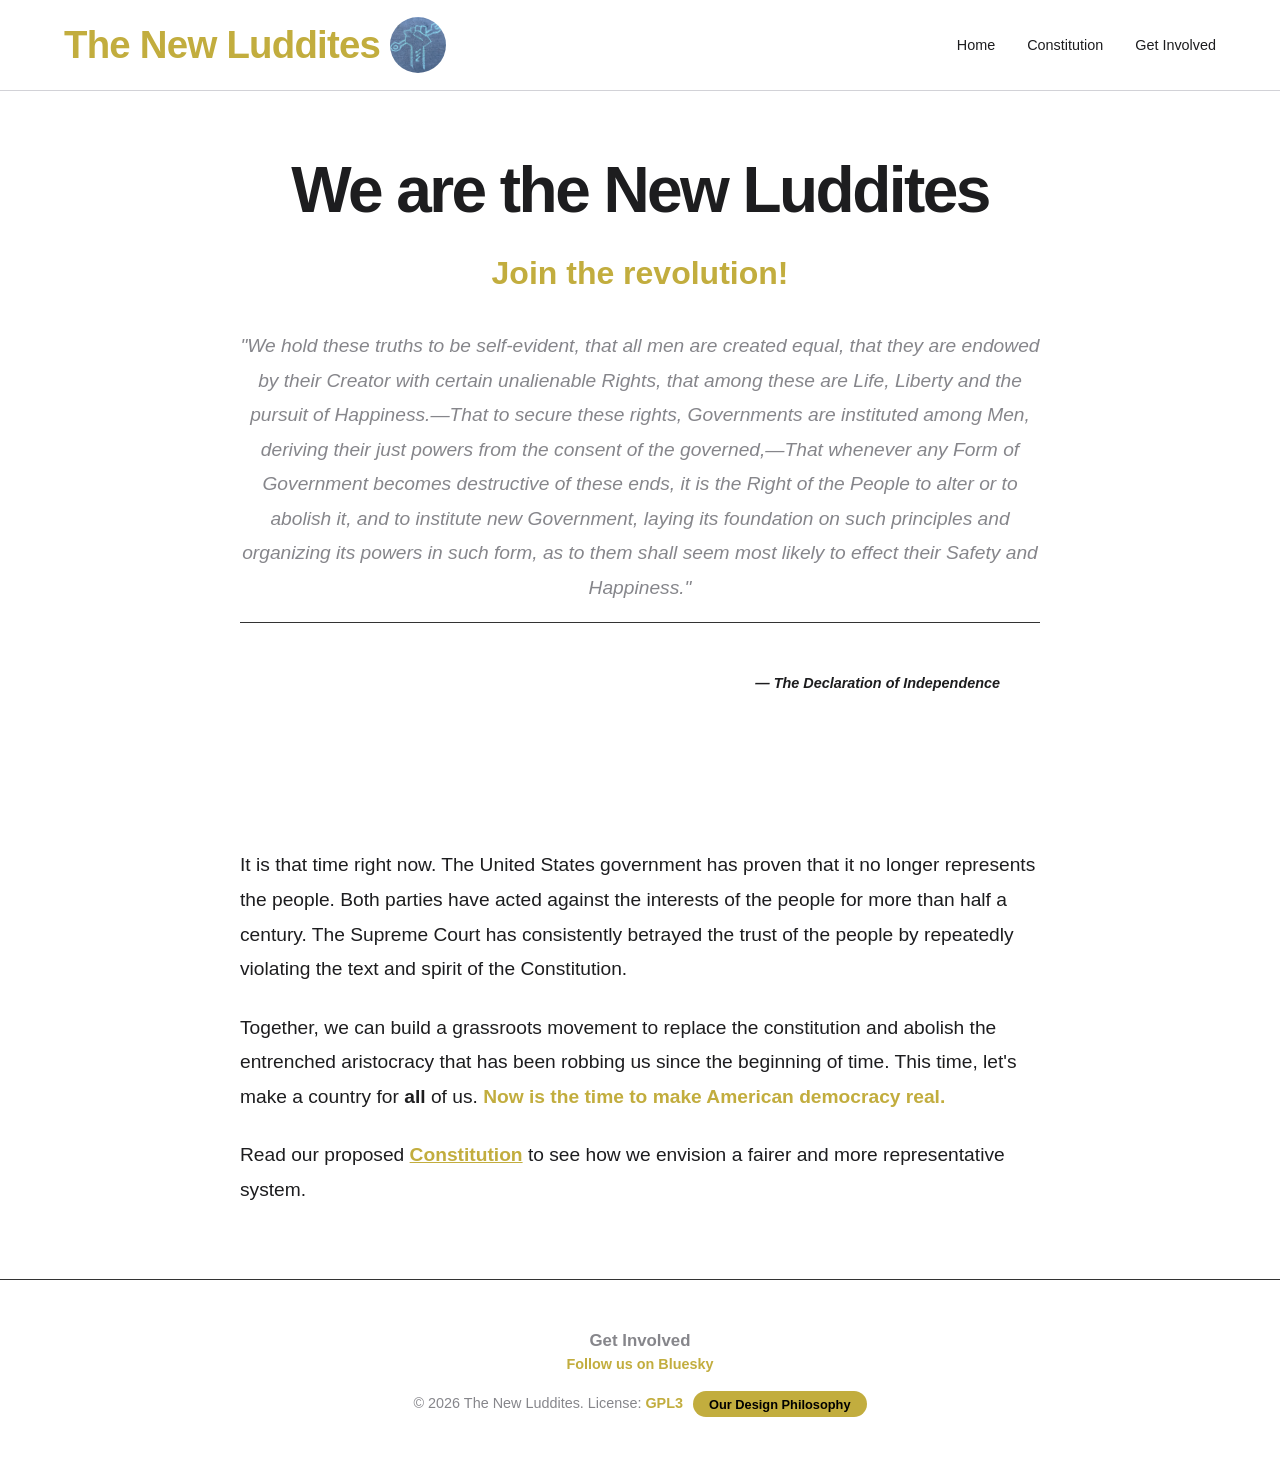
<file: index.html>
<!DOCTYPE html>
<html lang="en">
<head>
    <meta charset="UTF-8">
    <meta name="viewport" content="width=device-width, initial-scale=1.0">
    <title>The New Luddites - Join the Revolution</title>
    <link rel="stylesheet" href="css/style.css">
</head>
<body>
<nav class="navbar">
    <div class="logo-container">
        <a href="." class="logo-text" style="text-decoration: none;">The New Luddites</a>
        <img src="images/bluesky-avatar.png" alt="Bluesky profile" class="bluesky-avatar" title="Follow us on Bluesky">
    </div>
    <input type="checkbox" id="nav-toggle" class="nav-toggle">
    <label for="nav-toggle" class="nav-toggle-label">
        <span></span>
    </label>
    <ul class="nav-links">
        <li><a href=".">Home</a></li>
        <li><a href="constitution/">Constitution</a></li>
        <li><a href="#get-involved">Get Involved</a></li>
    </ul>
</nav>

<header class="hero">
    <h1>We are the New Luddites</h1>
    <h2 style="font-size: 2rem; margin-bottom: 2rem; color: var(--primary);">Join the revolution!</h2>
    <div class="hero-content">
        <blockquote class="declaration-quote"
                    style="font-style: italic; max-width: 800px; margin: 0 auto 1.5rem; line-height: 1.8; font-size: 1.2rem; color: var(--text-muted);">
            "We hold these truths to be self-evident, that all men are created equal, that they are endowed by their
            Creator with certain unalienable Rights, that among these are Life, Liberty and the pursuit of
            Happiness.—That to secure these rights, Governments are instituted among Men, deriving their just powers
            from the consent of the governed,—That whenever any Form of Government becomes destructive of these ends, it
            is the Right of the People to alter or to abolish it, and to institute new Government, laying its foundation
            on such principles and organizing its powers in such form, as to them shall seem most likely to effect their
            Safety and Happiness."
            <footer class="quote-author"
                    style="text-align: right; margin-top: 1rem; font-weight: bold; color: var(--text);">— The
                Declaration of Independence
            </footer>
        </blockquote>
    </div>
</header>

<main>
    <section class="section">
        <div class="manifesto-text"
             style="max-width: 800px; margin: 0 auto; text-align: left; font-size: 1.2rem; line-height: 1.8;">
            <p style="margin-bottom: 1.5rem;">It is that time right now. The United States government has proven that it
                no longer represents the people. Both parties have acted against the interests of the people for more
                than half a century. The Supreme Court has consistently betrayed the trust of the people by
                repeatedly violating the text and spirit of the Constitution.
            </p>
            <p>Together, we can build a grassroots movement to replace the constitution and abolish the entrenched
                aristocracy that has been robbing us since the beginning of time. This time, let's make a country
                for <strong>all</strong> of us.
                <strong style="color: var(--primary);">Now is the time to make American democracy real.</strong></p>
            <p style="margin-top: 1.5rem;">Read our proposed <a href="constitution/"
                                                                style="color: var(--primary); font-weight: bold;">Constitution</a>
                to see how we envision a fairer and more representative system.</p>
        </div>
    </section>
</main>

<footer id="get-involved">
    <div style="margin-bottom: 1rem; text-align: center;">
        <h3>Get Involved</h3>
        <p><a href="https://bsky.app/profile/newluddites.bsky.social" target="_blank" rel="noopener noreferrer" class="link-primary">Follow us on Bluesky</a></p>
    </div>

    <p style="margin-top: 1rem;">&copy; 2026 The New Luddites. License: <a href="LICENSE" class="link-primary">GPL3</a><a href="design/" class="btn"
                                                                                          style="padding: 0.2rem 1rem; font-size: 0.8rem; margin-left: 10px;">Our
        Design Philosophy</a></p>
</footer>
</body>
</html>
</file>
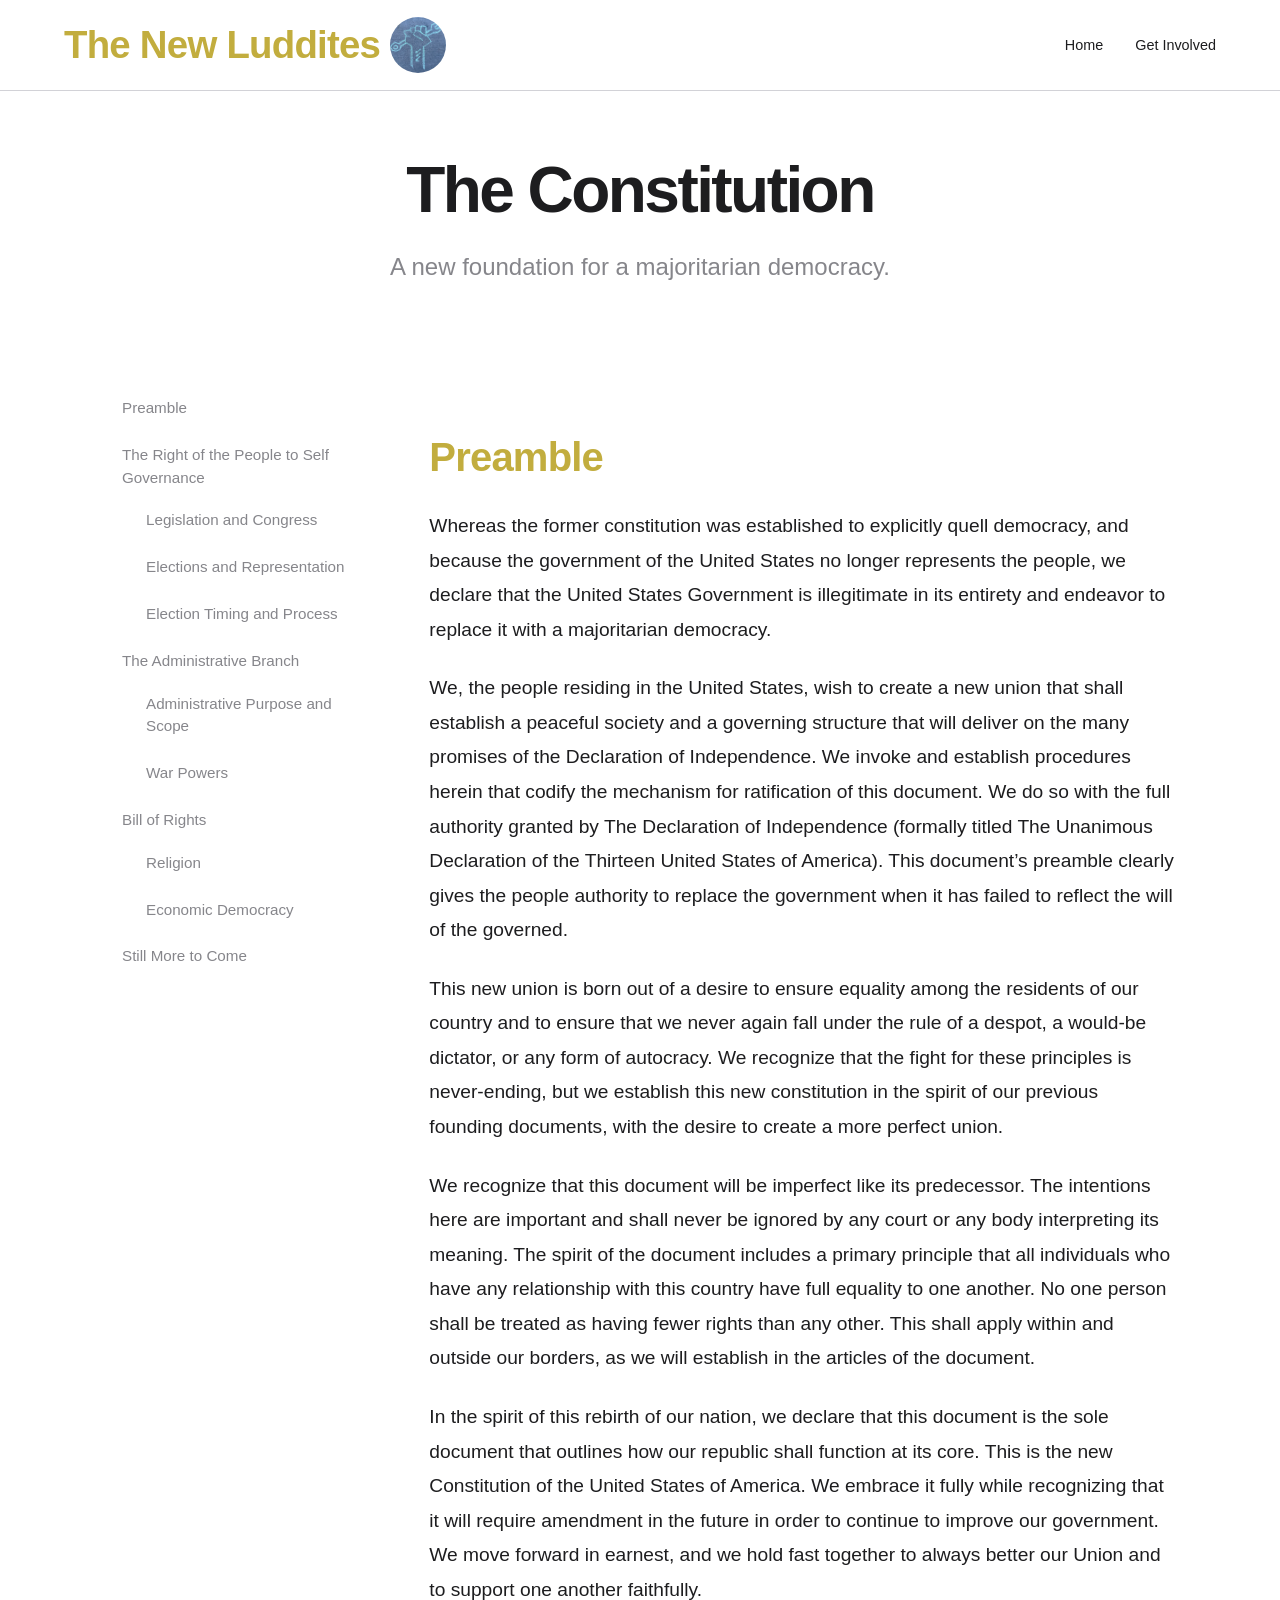
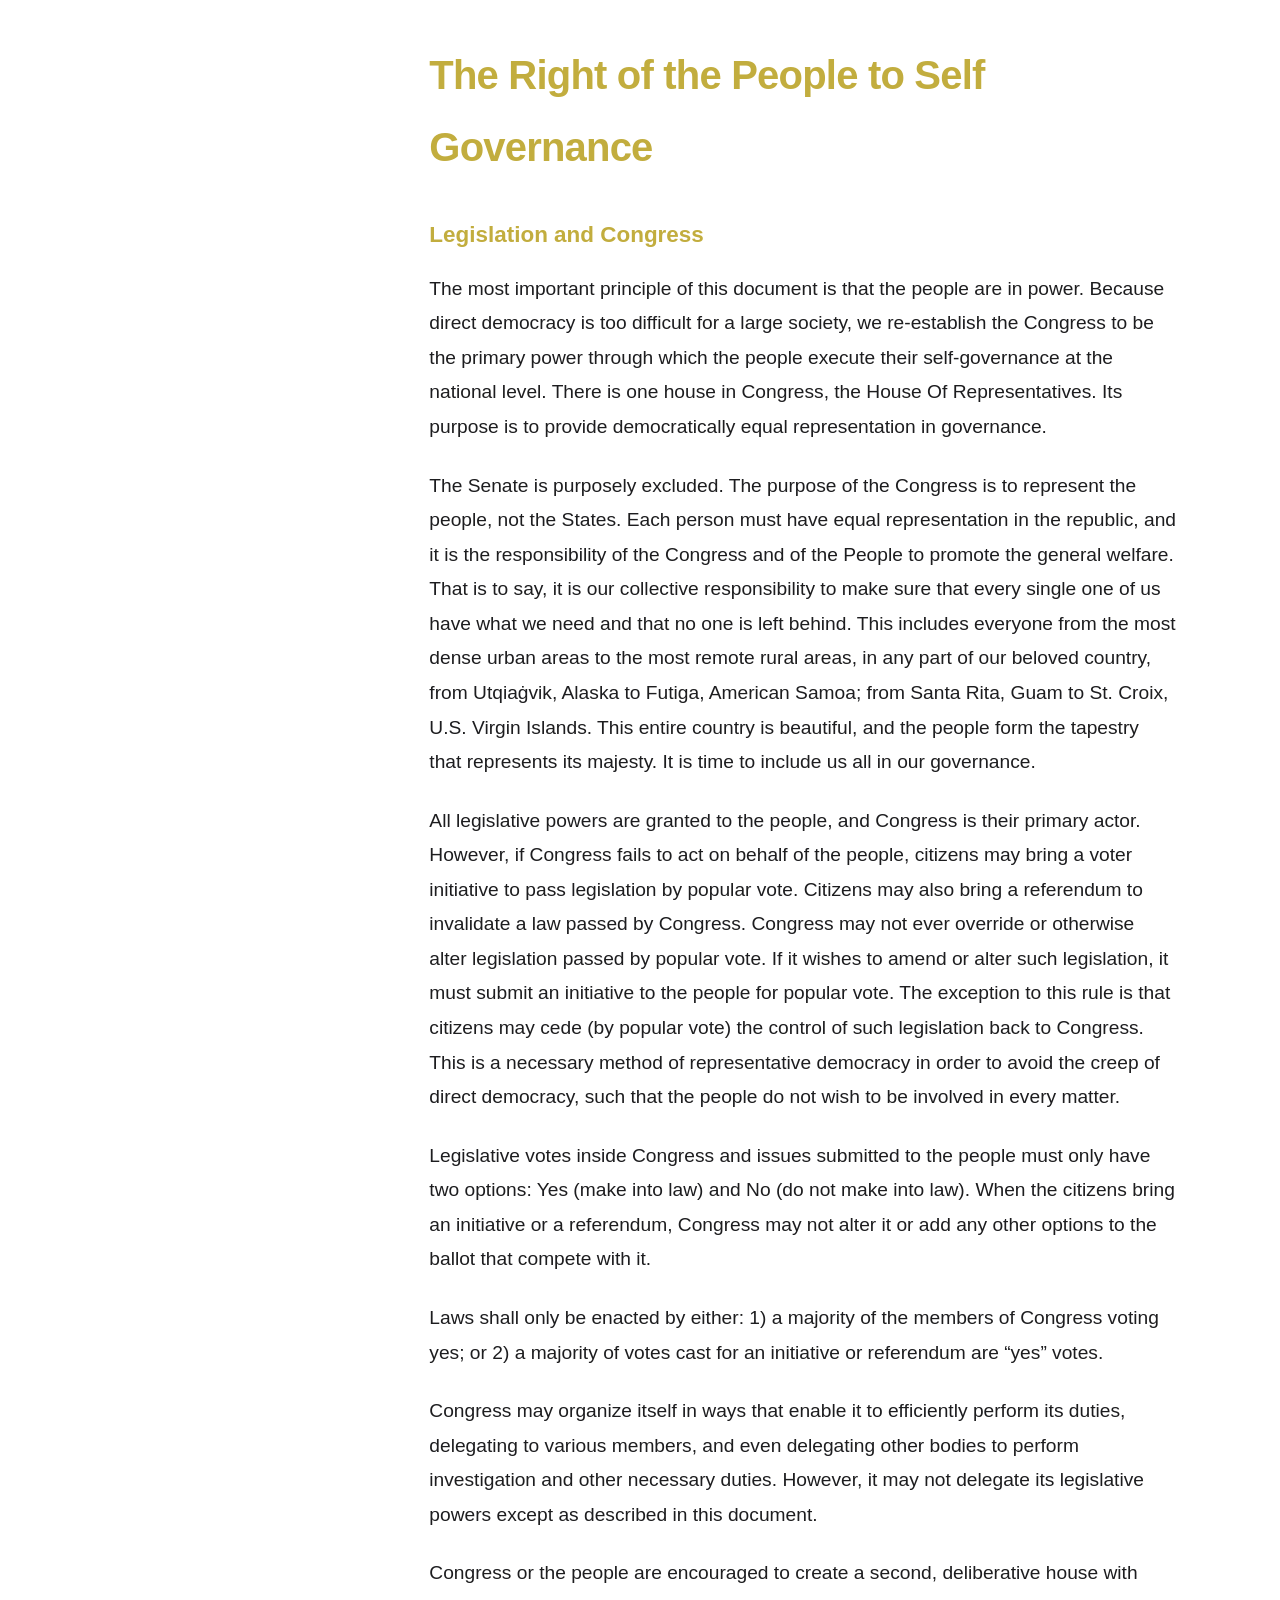
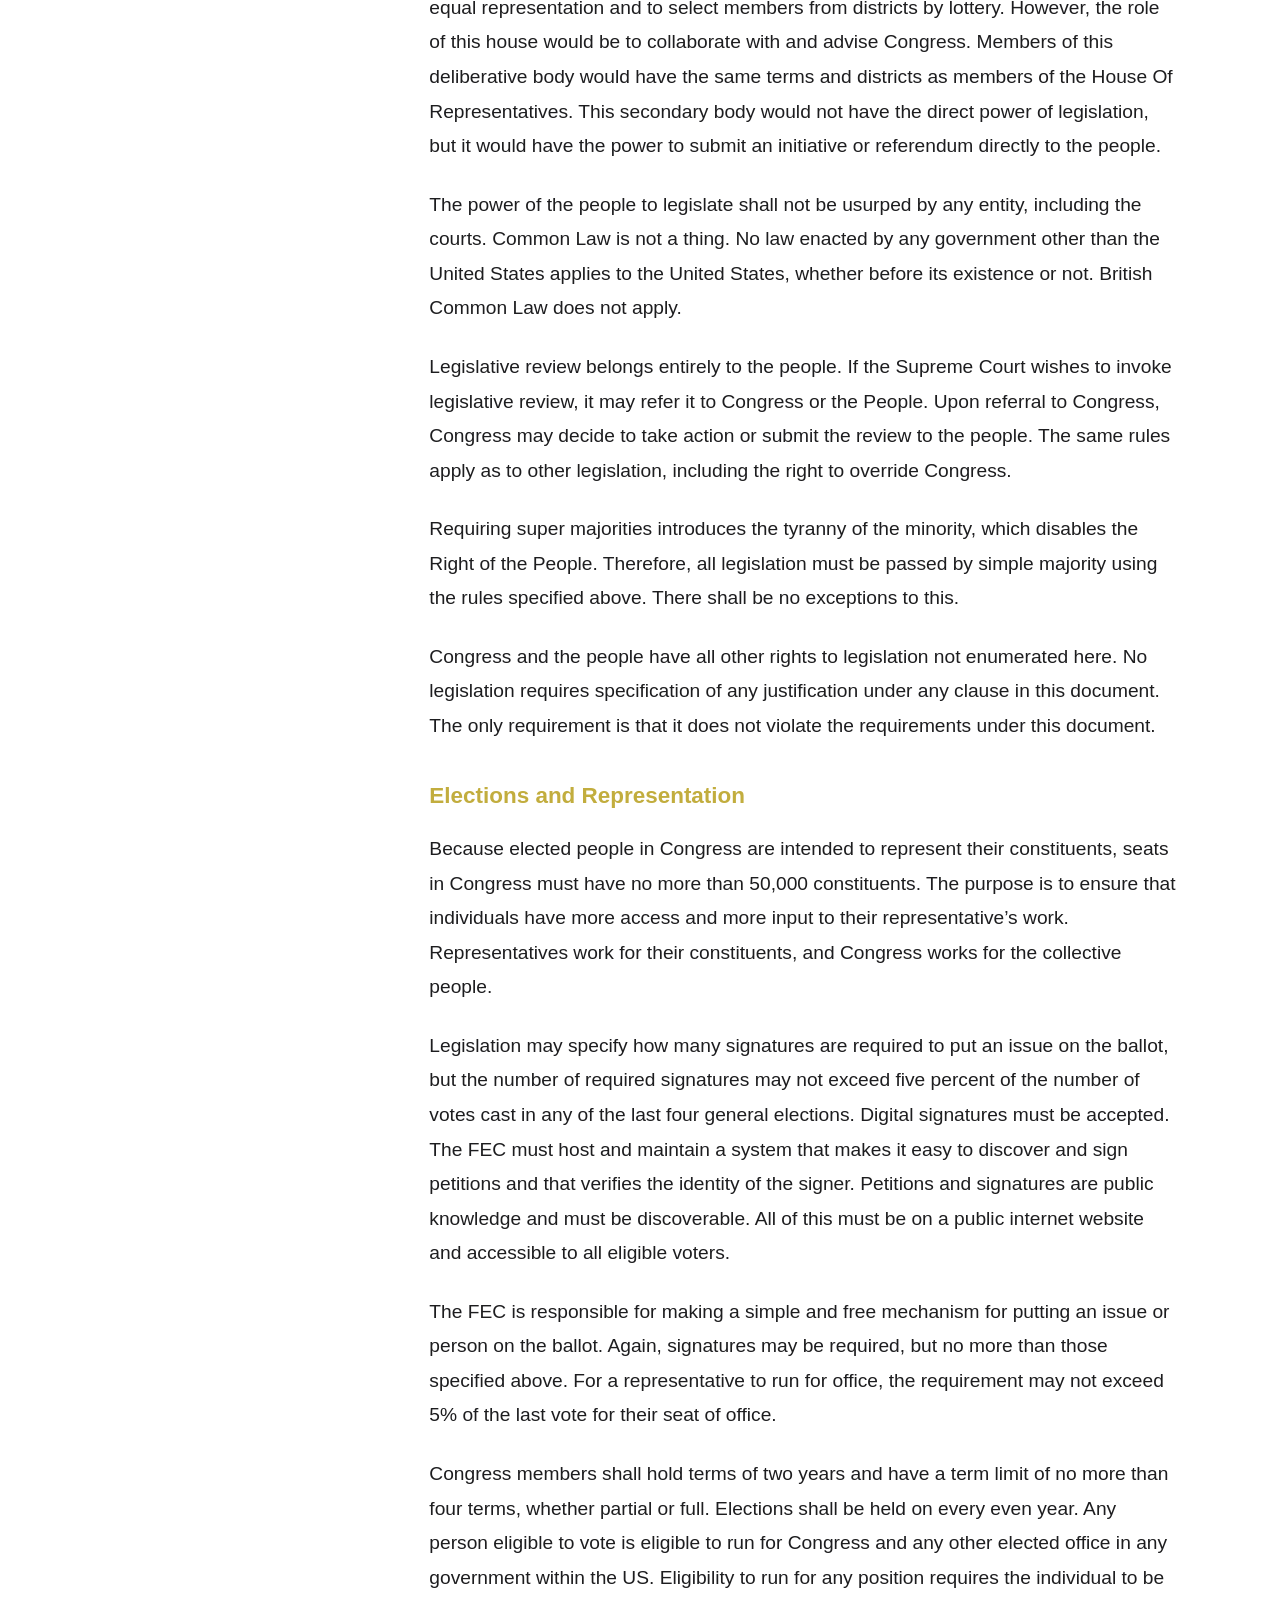
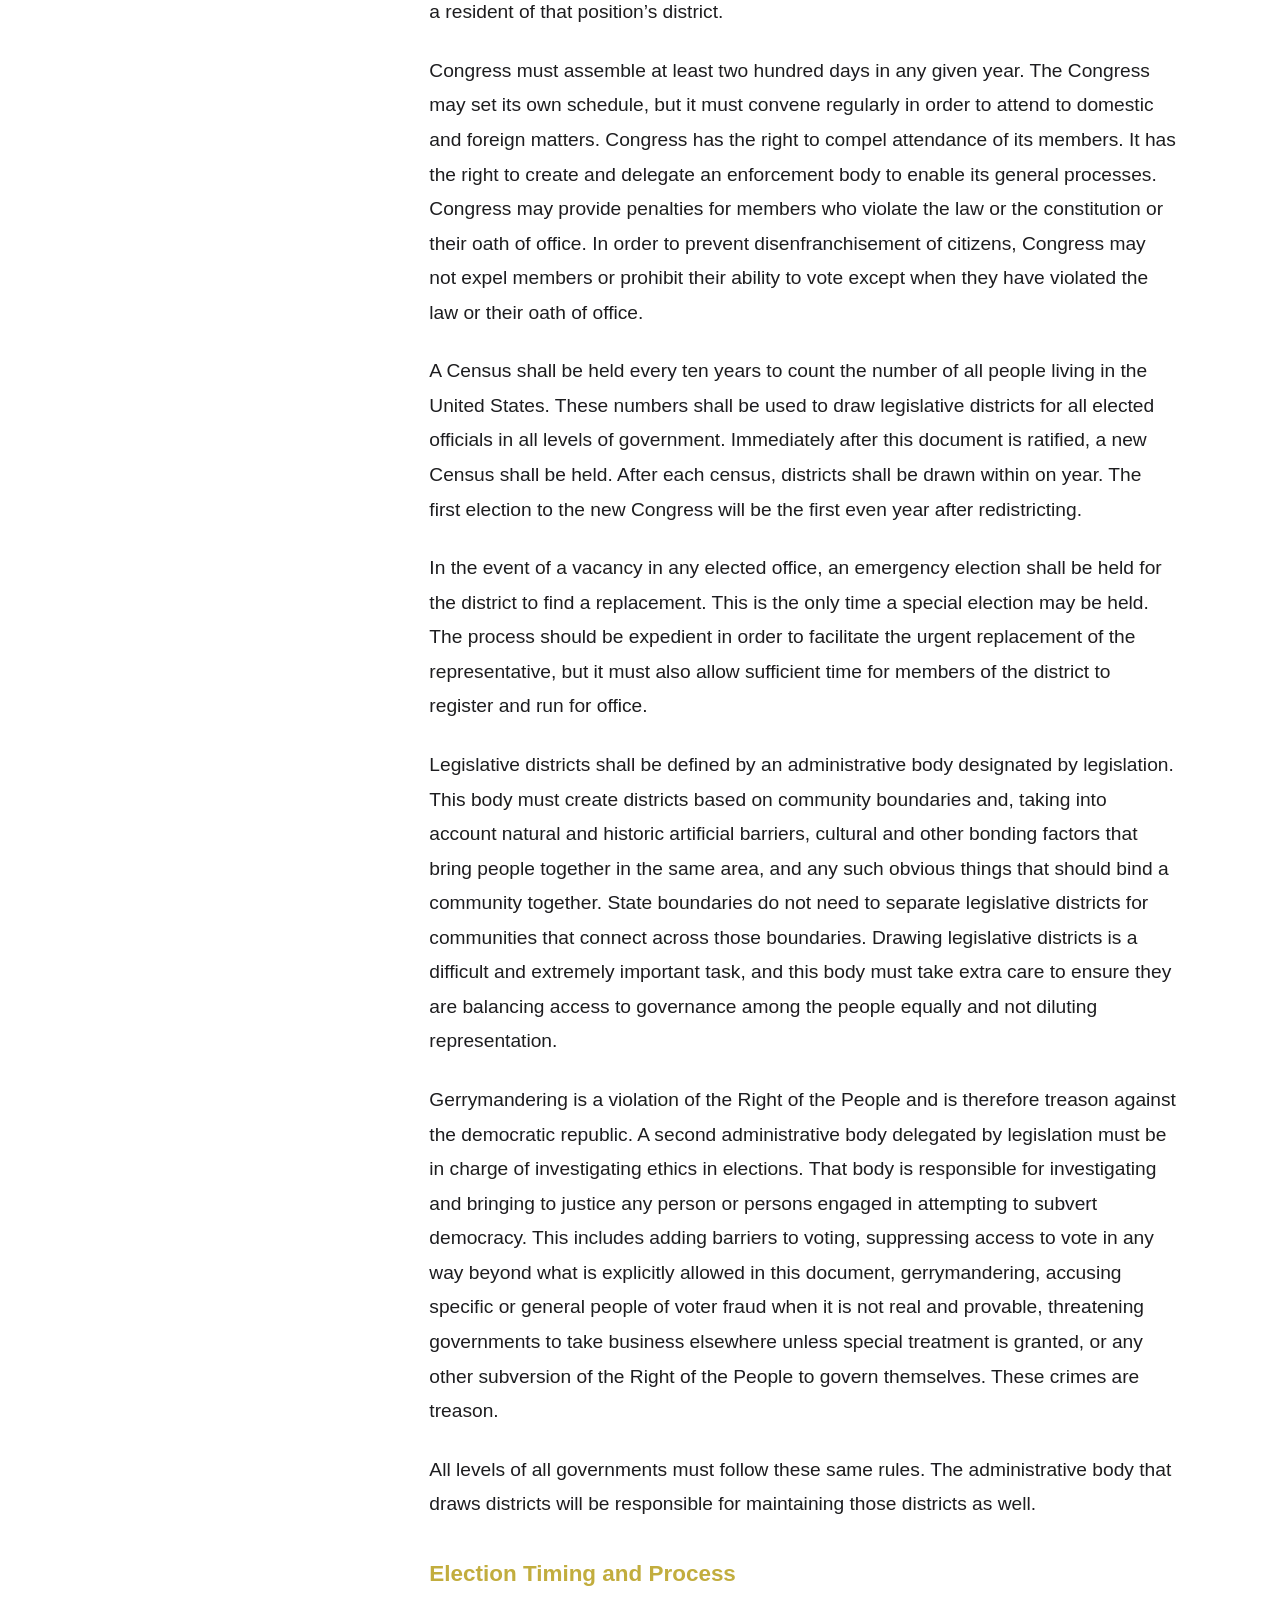
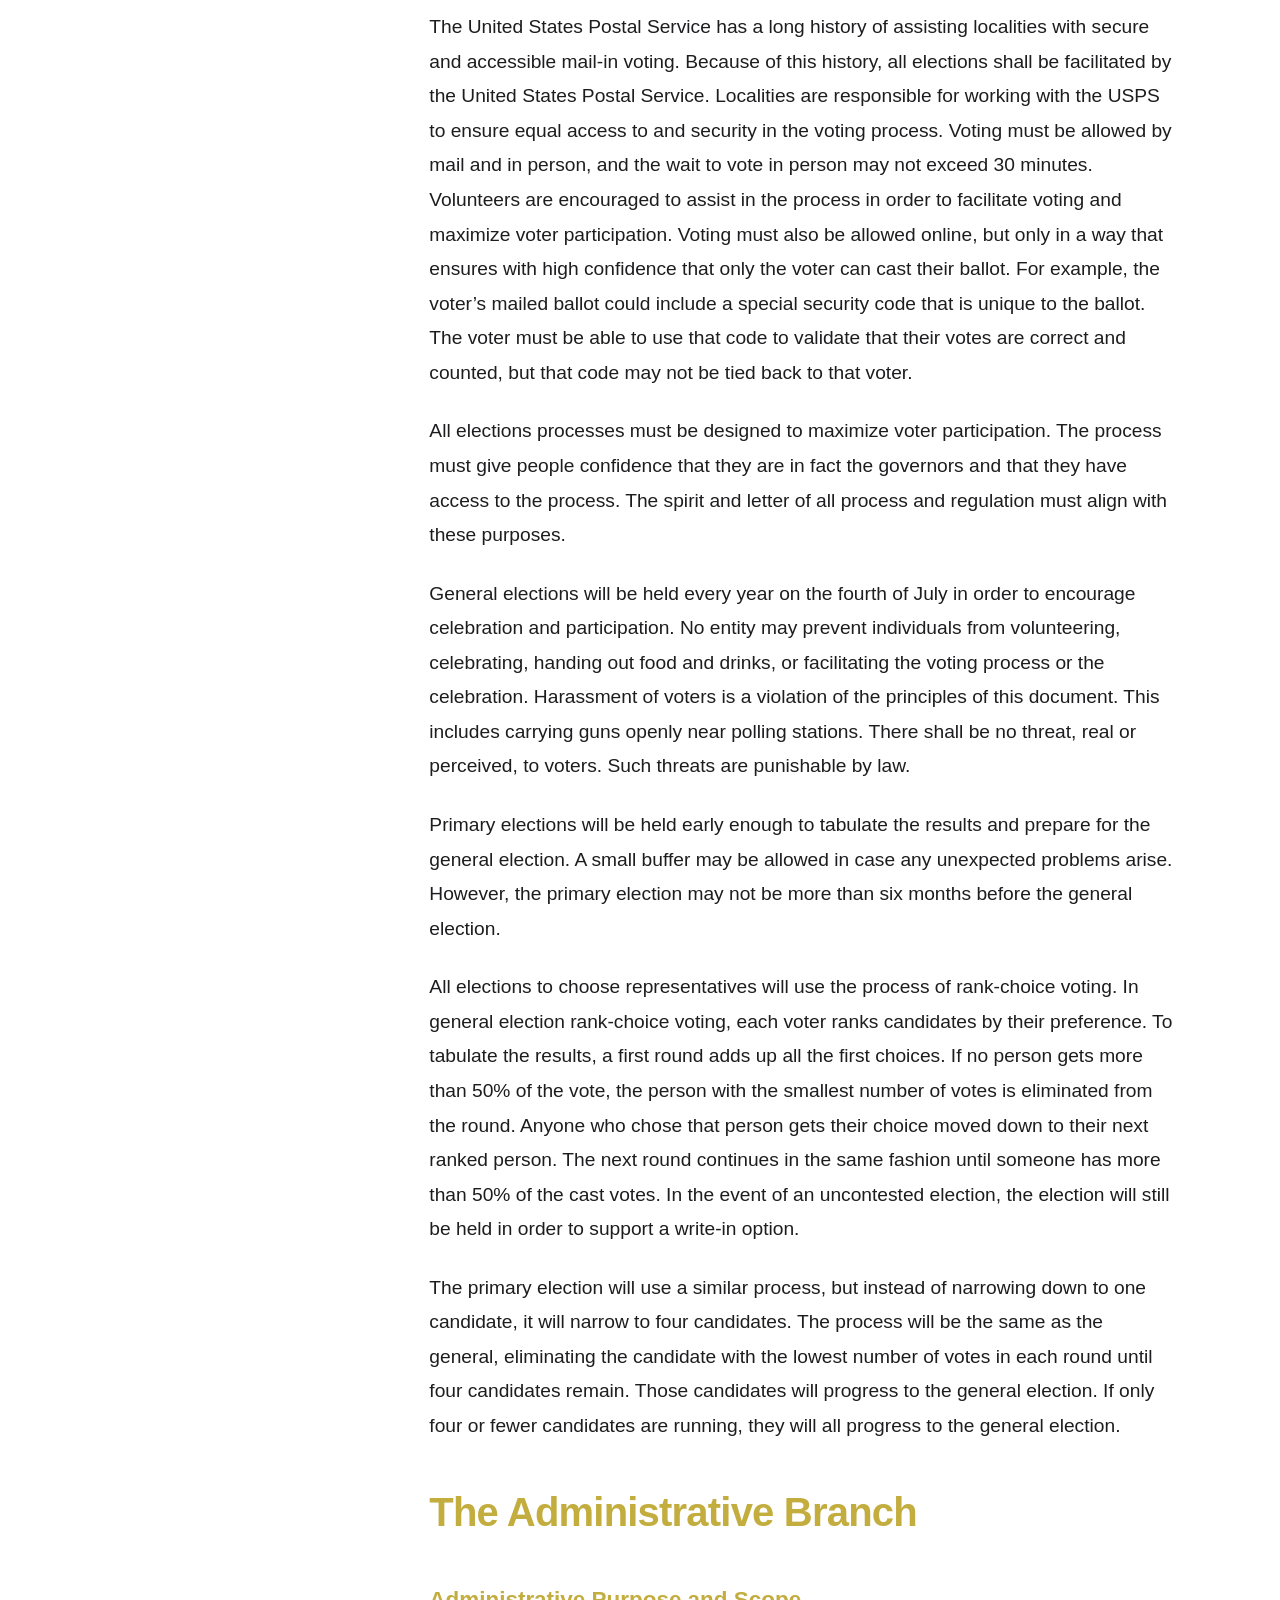
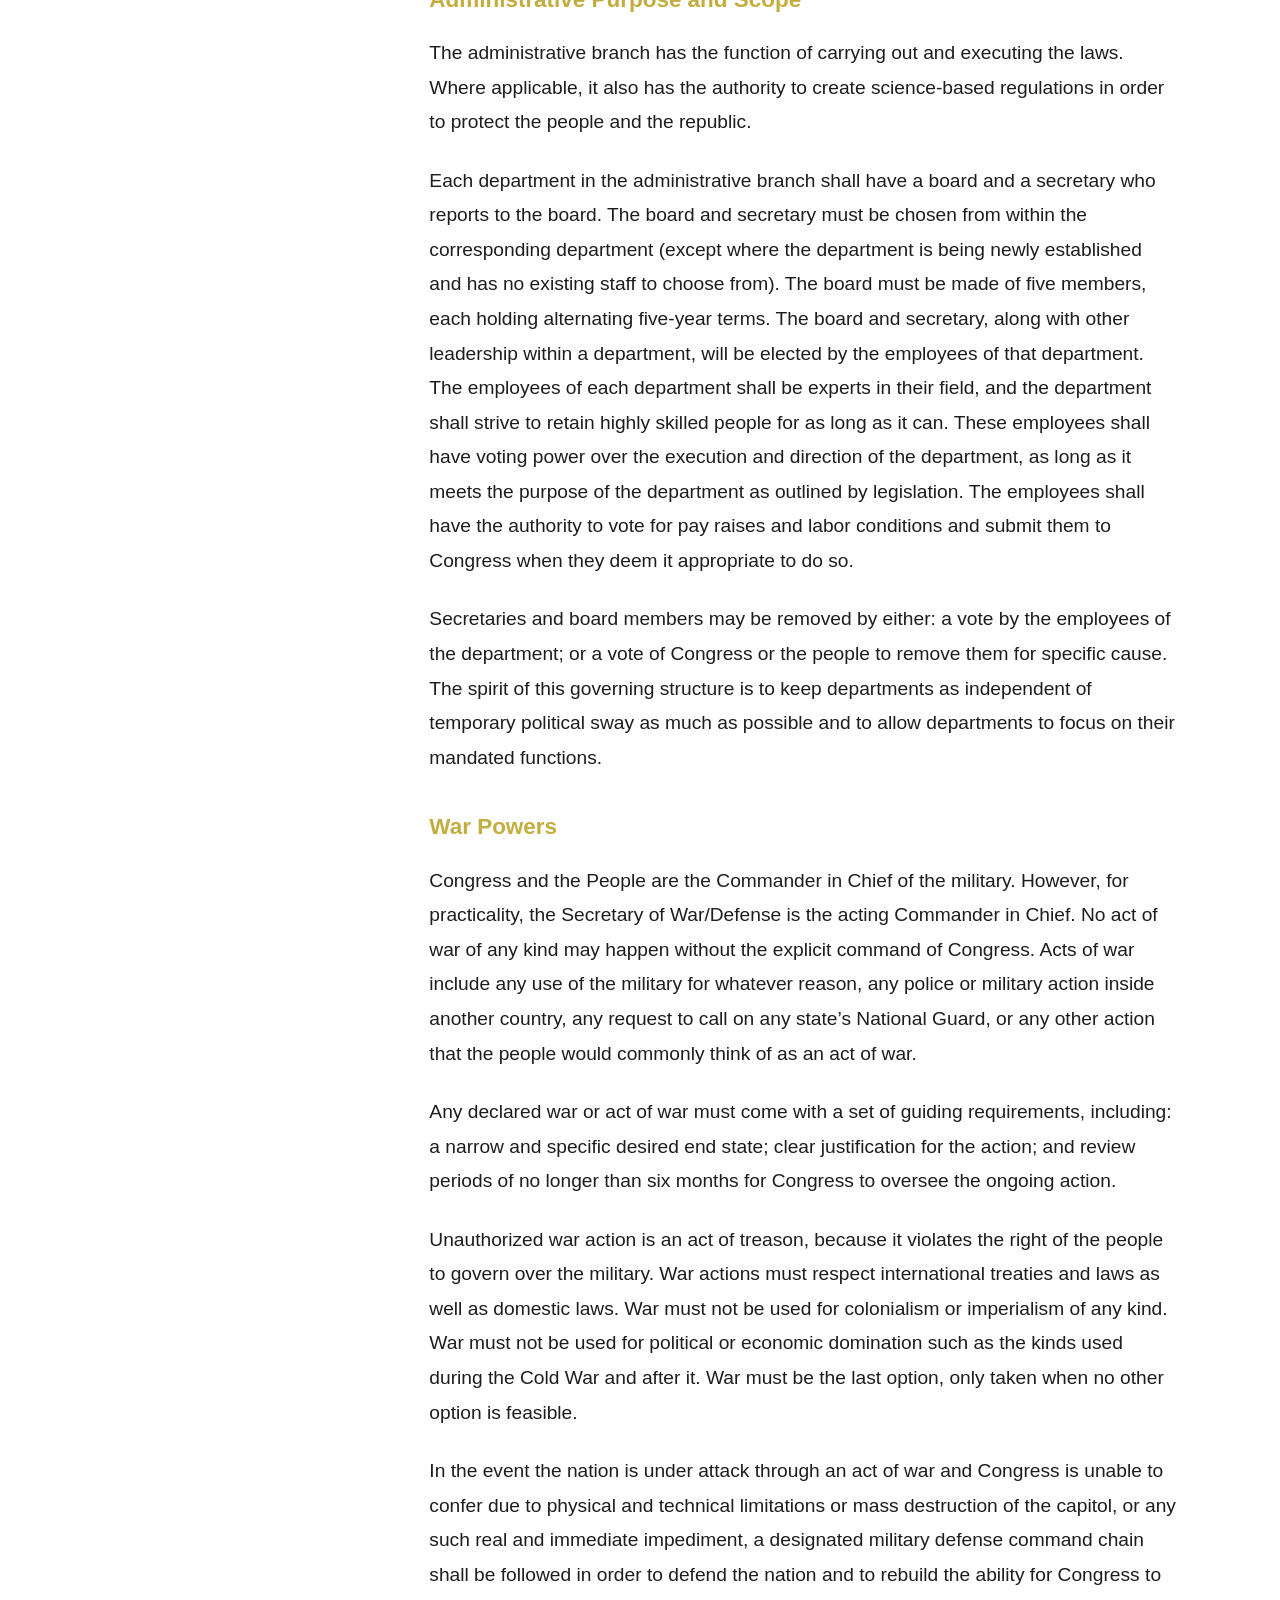
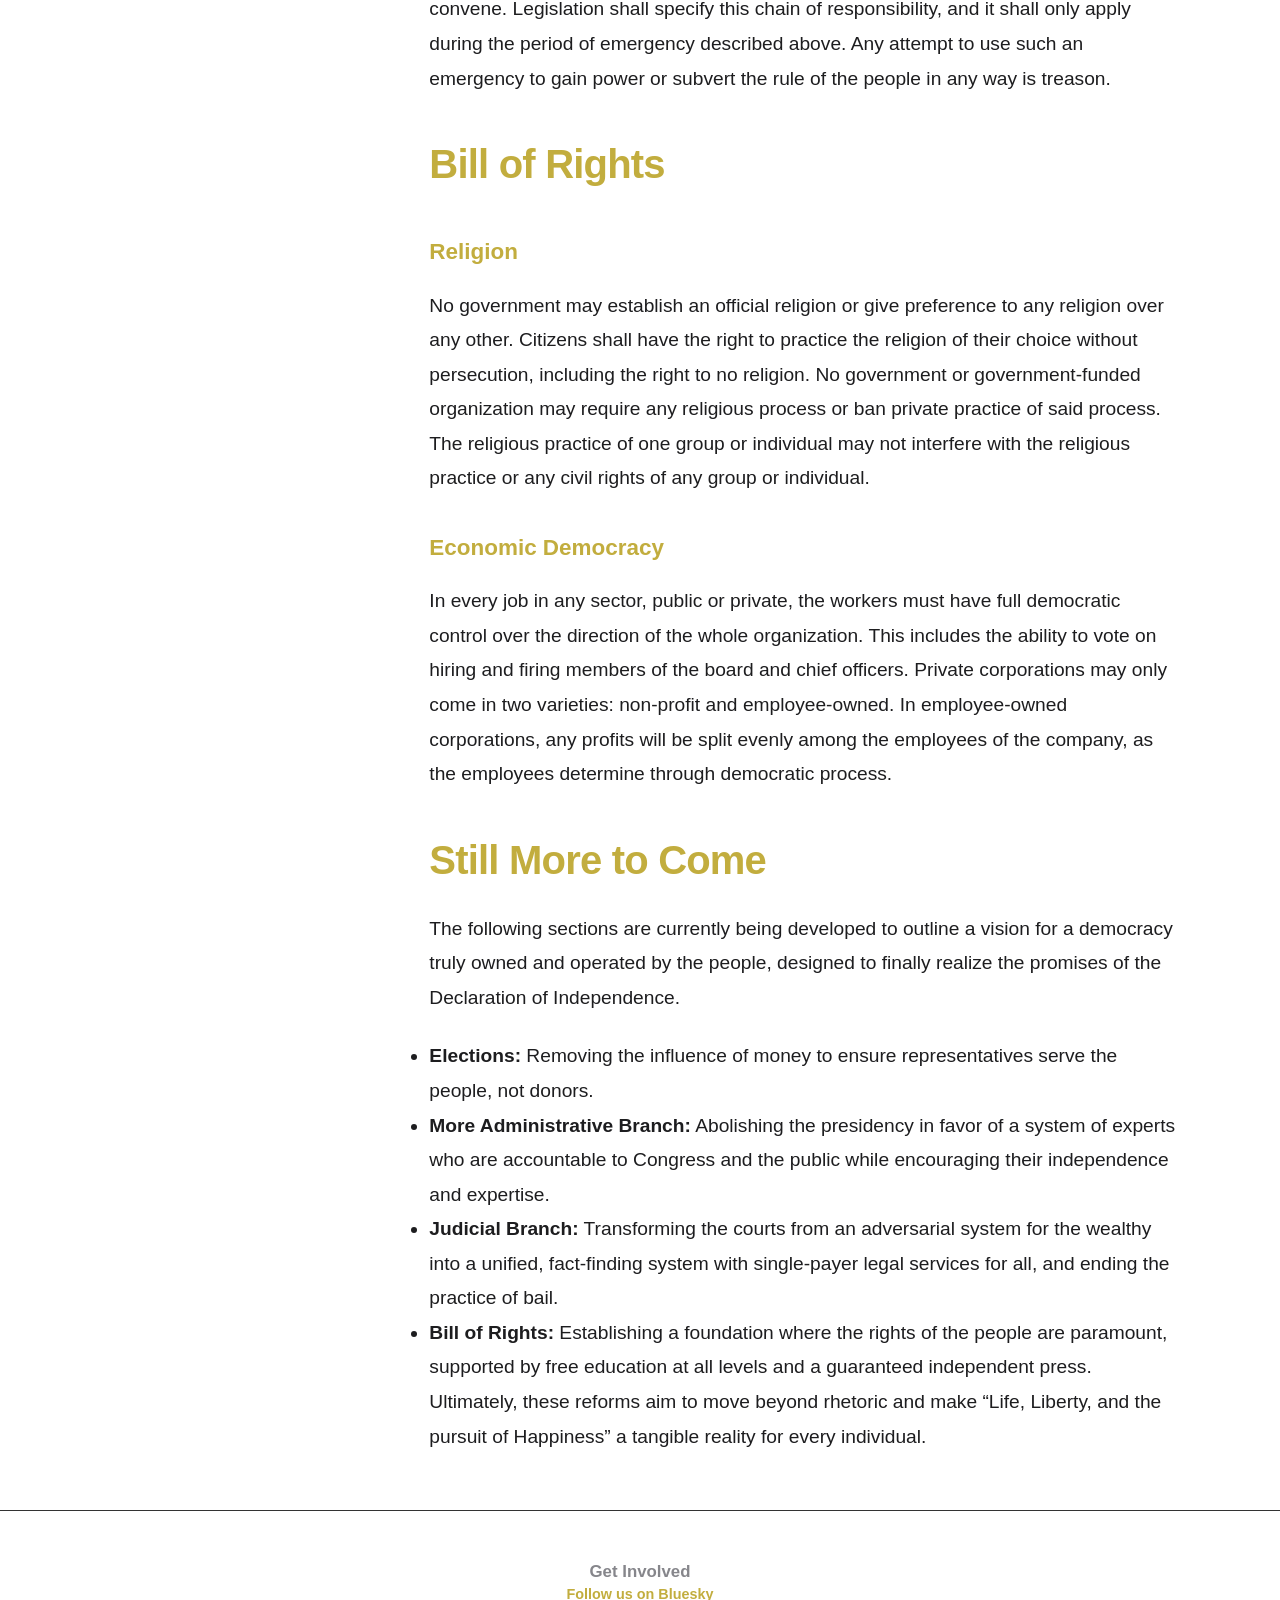
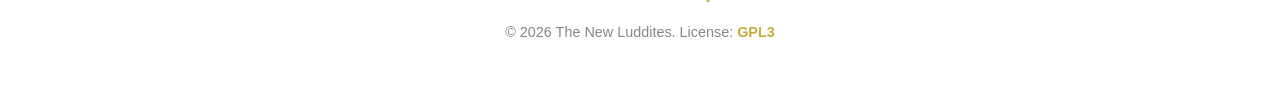
<file: constitution/index.html>
<!DOCTYPE html>
<html lang="en">
<head>
    <meta charset="UTF-8">
    <meta name="viewport" content="width=device-width, initial-scale=1.0">
    <title>Constitution - The New Luddites</title>
    <link rel="stylesheet" href="../css/style.css">
</head>
<body>
<nav class="navbar">
    <div class="logo-container">
        <a href="../" class="logo-text" style="text-decoration: none;">The New Luddites</a>
        <img src="../images/bluesky-avatar.png" alt="Bluesky profile" class="bluesky-avatar" title="Follow us on Bluesky">
    </div>
    <input type="checkbox" id="nav-toggle" class="nav-toggle">
    <label for="nav-toggle" class="nav-toggle-label">
        <span></span>
    </label>
    <ul class="nav-links">
        <li><a href="../">Home</a></li>
        <li><a href="#get-involved">Get Involved</a></li>
    </ul>
</nav>

<header class="hero">
    <h1>The Constitution</h1>
    <p>A new foundation for a majoritarian democracy.</p>
</header>

<main class="constitution-main">
    <nav class="toc">
<ul>
<li><a href="#preamble" id="toc-preamble">Preamble</a></li>
<li><a href="#self-governance" id="toc-self-governance">The Right of the
People to Self Governance</a>
<ul>
<li><a href="#legislation" id="toc-legislation">Legislation and
Congress</a></li>
<li><a href="#elections" id="toc-elections">Elections and
Representation</a></li>
<li><a href="#timing" id="toc-timing">Election Timing and
Process</a></li>
</ul></li>
<li><a href="#administrative-branch" id="toc-administrative-branch">The
Administrative Branch</a>
<ul>
<li><a href="#general-administration"
id="toc-general-administration">Administrative Purpose and
Scope</a></li>
<li><a href="#war-powers" id="toc-war-powers">War Powers</a></li>
</ul></li>
<li><a href="#bill-of-rights" id="toc-bill-of-rights">Bill of Rights</a>
<ul>
<li><a href="#religion" id="toc-religion">Religion</a></li>
<li><a href="#economic-democracy" id="toc-economic-democracy">Economic
Democracy</a></li>
</ul></li>
<li><a href="#path-forward" id="toc-path-forward">Still More to
Come</a></li>
</ul>
    </nav>
    <section class="section">
        <div class="manifesto-text">
<h2 id="preamble">Preamble</h2>
<p>Whereas the former constitution was established to explicitly quell
democracy, and because the government of the United States no longer
represents the people, we declare that the United States Government is
illegitimate in its entirety and endeavor to replace it with a
majoritarian democracy.</p>
<p>We, the people residing in the United States, wish to create a new
union that shall establish a peaceful society and a governing structure
that will deliver on the many promises of the Declaration of
Independence. We invoke and establish procedures herein that codify the
mechanism for ratification of this document. We do so with the full
authority granted by The Declaration of Independence (formally titled
The Unanimous Declaration of the Thirteen United States of America).
This document’s preamble clearly gives the people authority to replace
the government when it has failed to reflect the will of the
governed.</p>
<p>This new union is born out of a desire to ensure equality among the
residents of our country and to ensure that we never again fall under
the rule of a despot, a would-be dictator, or any form of autocracy. We
recognize that the fight for these principles is never-ending, but we
establish this new constitution in the spirit of our previous founding
documents, with the desire to create a more perfect union.</p>
<p>We recognize that this document will be imperfect like its
predecessor. The intentions here are important and shall never be
ignored by any court or any body interpreting its meaning. The spirit of
the document includes a primary principle that all individuals who have
any relationship with this country have full equality to one another. No
one person shall be treated as having fewer rights than any other. This
shall apply within and outside our borders, as we will establish in the
articles of the document.</p>
<p>In the spirit of this rebirth of our nation, we declare that this
document is the sole document that outlines how our republic shall
function at its core. This is the new Constitution of the United States
of America. We embrace it fully while recognizing that it will require
amendment in the future in order to continue to improve our government.
We move forward in earnest, and we hold fast together to always better
our Union and to support one another faithfully.</p>
<h2 id="self-governance">The Right of the People to Self Governance</h2>
<h3 id="legislation">Legislation and Congress</h3>
<p>The most important principle of this document is that the people are
in power. Because direct democracy is too difficult for a large society,
we re-establish the Congress to be the primary power through which the
people execute their self-governance at the national level. There is one
house in Congress, the House Of Representatives. Its purpose is to
provide democratically equal representation in governance.</p>
<p>The Senate is purposely excluded. The purpose of the Congress is to
represent the people, not the States. Each person must have equal
representation in the republic, and it is the responsibility of the
Congress and of the People to promote the general welfare. That is to
say, it is our collective responsibility to make sure that every single
one of us have what we need and that no one is left behind. This
includes everyone from the most dense urban areas to the most remote
rural areas, in any part of our beloved country, from Utqiaġvik, Alaska
to Futiga, American Samoa; from Santa Rita, Guam to St. Croix, U.S.
Virgin Islands. This entire country is beautiful, and the people form
the tapestry that represents its majesty. It is time to include us all
in our governance.</p>
<p>All legislative powers are granted to the people, and Congress is
their primary actor. However, if Congress fails to act on behalf of the
people, citizens may bring a voter initiative to pass legislation by
popular vote. Citizens may also bring a referendum to invalidate a law
passed by Congress. Congress may not ever override or otherwise alter
legislation passed by popular vote. If it wishes to amend or alter such
legislation, it must submit an initiative to the people for popular
vote. The exception to this rule is that citizens may cede (by popular
vote) the control of such legislation back to Congress. This is a
necessary method of representative democracy in order to avoid the creep
of direct democracy, such that the people do not wish to be involved in
every matter.</p>
<p>Legislative votes inside Congress and issues submitted to the people
must only have two options: Yes (make into law) and No (do not make into
law). When the citizens bring an initiative or a referendum, Congress
may not alter it or add any other options to the ballot that compete
with it.</p>
<p>Laws shall only be enacted by either: 1) a majority of the members of
Congress voting yes; or 2) a majority of votes cast for an initiative or
referendum are “yes” votes.</p>
<p>Congress may organize itself in ways that enable it to efficiently
perform its duties, delegating to various members, and even delegating
other bodies to perform investigation and other necessary duties.
However, it may not delegate its legislative powers except as described
in this document.</p>
<p>Congress or the people are encouraged to create a second,
deliberative house with equal representation and to select members from
districts by lottery. However, the role of this house would be to
collaborate with and advise Congress. Members of this deliberative body
would have the same terms and districts as members of the House Of
Representatives. This secondary body would not have the direct power of
legislation, but it would have the power to submit an initiative or
referendum directly to the people.</p>
<p>The power of the people to legislate shall not be usurped by any
entity, including the courts. Common Law is not a thing. No law enacted
by any government other than the United States applies to the United
States, whether before its existence or not. British Common Law does not
apply.</p>
<p>Legislative review belongs entirely to the people. If the Supreme
Court wishes to invoke legislative review, it may refer it to Congress
or the People. Upon referral to Congress, Congress may decide to take
action or submit the review to the people. The same rules apply as to
other legislation, including the right to override Congress.</p>
<p>Requiring super majorities introduces the tyranny of the minority,
which disables the Right of the People. Therefore, all legislation must
be passed by simple majority using the rules specified above. There
shall be no exceptions to this.</p>
<p>Congress and the people have all other rights to legislation not
enumerated here. No legislation requires specification of any
justification under any clause in this document. The only requirement is
that it does not violate the requirements under this document.</p>
<h3 id="elections">Elections and Representation</h3>
<p>Because elected people in Congress are intended to represent their
constituents, seats in Congress must have no more than 50,000
constituents. The purpose is to ensure that individuals have more access
and more input to their representative’s work. Representatives work for
their constituents, and Congress works for the collective people.</p>
<p>Legislation may specify how many signatures are required to put an
issue on the ballot, but the number of required signatures may not
exceed five percent of the number of votes cast in any of the last four
general elections. Digital signatures must be accepted. The FEC must
host and maintain a system that makes it easy to discover and sign
petitions and that verifies the identity of the signer. Petitions and
signatures are public knowledge and must be discoverable. All of this
must be on a public internet website and accessible to all eligible
voters.</p>
<p>The FEC is responsible for making a simple and free mechanism for
putting an issue or person on the ballot. Again, signatures may be
required, but no more than those specified above. For a representative
to run for office, the requirement may not exceed 5% of the last vote
for their seat of office.</p>
<p>Congress members shall hold terms of two years and have a term limit
of no more than four terms, whether partial or full. Elections shall be
held on every even year. Any person eligible to vote is eligible to run
for Congress and any other elected office in any government within the
US. Eligibility to run for any position requires the individual to be a
resident of that position’s district.</p>
<p>Congress must assemble at least two hundred days in any given year.
The Congress may set its own schedule, but it must convene regularly in
order to attend to domestic and foreign matters. Congress has the right
to compel attendance of its members. It has the right to create and
delegate an enforcement body to enable its general processes. Congress
may provide penalties for members who violate the law or the
constitution or their oath of office. In order to prevent
disenfranchisement of citizens, Congress may not expel members or
prohibit their ability to vote except when they have violated the law or
their oath of office.</p>
<p>A Census shall be held every ten years to count the number of all
people living in the United States. These numbers shall be used to draw
legislative districts for all elected officials in all levels of
government. Immediately after this document is ratified, a new Census
shall be held. After each census, districts shall be drawn within on
year. The first election to the new Congress will be the first even year
after redistricting.</p>
<p>In the event of a vacancy in any elected office, an emergency
election shall be held for the district to find a replacement. This is
the only time a special election may be held. The process should be
expedient in order to facilitate the urgent replacement of the
representative, but it must also allow sufficient time for members of
the district to register and run for office.</p>
<p>Legislative districts shall be defined by an administrative body
designated by legislation. This body must create districts based on
community boundaries and, taking into account natural and historic
artificial barriers, cultural and other bonding factors that bring
people together in the same area, and any such obvious things that
should bind a community together. State boundaries do not need to
separate legislative districts for communities that connect across those
boundaries. Drawing legislative districts is a difficult and extremely
important task, and this body must take extra care to ensure they are
balancing access to governance among the people equally and not diluting
representation.</p>
<p>Gerrymandering is a violation of the Right of the People and is
therefore treason against the democratic republic. A second
administrative body delegated by legislation must be in charge of
investigating ethics in elections. That body is responsible for
investigating and bringing to justice any person or persons engaged in
attempting to subvert democracy. This includes adding barriers to
voting, suppressing access to vote in any way beyond what is explicitly
allowed in this document, gerrymandering, accusing specific or general
people of voter fraud when it is not real and provable, threatening
governments to take business elsewhere unless special treatment is
granted, or any other subversion of the Right of the People to govern
themselves. These crimes are treason.</p>
<p>All levels of all governments must follow these same rules. The
administrative body that draws districts will be responsible for
maintaining those districts as well.</p>
<h3 id="timing">Election Timing and Process</h3>
<p>The United States Postal Service has a long history of assisting
localities with secure and accessible mail-in voting. Because of this
history, all elections shall be facilitated by the United States Postal
Service. Localities are responsible for working with the USPS to ensure
equal access to and security in the voting process. Voting must be
allowed by mail and in person, and the wait to vote in person may not
exceed 30 minutes. Volunteers are encouraged to assist in the process in
order to facilitate voting and maximize voter participation. Voting must
also be allowed online, but only in a way that ensures with high
confidence that only the voter can cast their ballot. For example, the
voter’s mailed ballot could include a special security code that is
unique to the ballot. The voter must be able to use that code to
validate that their votes are correct and counted, but that code may not
be tied back to that voter.</p>
<p>All elections processes must be designed to maximize voter
participation. The process must give people confidence that they are in
fact the governors and that they have access to the process. The spirit
and letter of all process and regulation must align with these
purposes.</p>
<p>General elections will be held every year on the fourth of July in
order to encourage celebration and participation. No entity may prevent
individuals from volunteering, celebrating, handing out food and drinks,
or facilitating the voting process or the celebration. Harassment of
voters is a violation of the principles of this document. This includes
carrying guns openly near polling stations. There shall be no threat,
real or perceived, to voters. Such threats are punishable by law.</p>
<p>Primary elections will be held early enough to tabulate the results
and prepare for the general election. A small buffer may be allowed in
case any unexpected problems arise. However, the primary election may
not be more than six months before the general election.</p>
<p>All elections to choose representatives will use the process of
rank-choice voting. In general election rank-choice voting, each voter
ranks candidates by their preference. To tabulate the results, a first
round adds up all the first choices. If no person gets more than 50% of
the vote, the person with the smallest number of votes is eliminated
from the round. Anyone who chose that person gets their choice moved
down to their next ranked person. The next round continues in the same
fashion until someone has more than 50% of the cast votes. In the event
of an uncontested election, the election will still be held in order to
support a write-in option.</p>
<p>The primary election will use a similar process, but instead of
narrowing down to one candidate, it will narrow to four candidates. The
process will be the same as the general, eliminating the candidate with
the lowest number of votes in each round until four candidates remain.
Those candidates will progress to the general election. If only four or
fewer candidates are running, they will all progress to the general
election.</p>
<h2 id="administrative-branch">The Administrative Branch</h2>
<h3 id="general-administration">Administrative Purpose and Scope</h3>
<p>The administrative branch has the function of carrying out and
executing the laws. Where applicable, it also has the authority to
create science-based regulations in order to protect the people and the
republic.</p>
<p>Each department in the administrative branch shall have a board and a
secretary who reports to the board. The board and secretary must be
chosen from within the corresponding department (except where the
department is being newly established and has no existing staff to
choose from). The board must be made of five members, each holding
alternating five-year terms. The board and secretary, along with other
leadership within a department, will be elected by the employees of that
department. The employees of each department shall be experts in their
field, and the department shall strive to retain highly skilled people
for as long as it can. These employees shall have voting power over the
execution and direction of the department, as long as it meets the
purpose of the department as outlined by legislation. The employees
shall have the authority to vote for pay raises and labor conditions and
submit them to Congress when they deem it appropriate to do so.</p>
<p>Secretaries and board members may be removed by either: a vote by the
employees of the department; or a vote of Congress or the people to
remove them for specific cause. The spirit of this governing structure
is to keep departments as independent of temporary political sway as
much as possible and to allow departments to focus on their mandated
functions.</p>
<h3 id="war-powers">War Powers</h3>
<p>Congress and the People are the Commander in Chief of the military.
However, for practicality, the Secretary of War/Defense is the acting
Commander in Chief. No act of war of any kind may happen without the
explicit command of Congress. Acts of war include any use of the
military for whatever reason, any police or military action inside
another country, any request to call on any state’s National Guard, or
any other action that the people would commonly think of as an act of
war.</p>
<p>Any declared war or act of war must come with a set of guiding
requirements, including: a narrow and specific desired end state; clear
justification for the action; and review periods of no longer than six
months for Congress to oversee the ongoing action.</p>
<p>Unauthorized war action is an act of treason, because it violates the
right of the people to govern over the military. War actions must
respect international treaties and laws as well as domestic laws. War
must not be used for colonialism or imperialism of any kind. War must
not be used for political or economic domination such as the kinds used
during the Cold War and after it. War must be the last option, only
taken when no other option is feasible.</p>
<p>In the event the nation is under attack through an act of war and
Congress is unable to confer due to physical and technical limitations
or mass destruction of the capitol, or any such real and immediate
impediment, a designated military defense command chain shall be
followed in order to defend the nation and to rebuild the ability for
Congress to convene. Legislation shall specify this chain of
responsibility, and it shall only apply during the period of emergency
described above. Any attempt to use such an emergency to gain power or
subvert the rule of the people in any way is treason.</p>
<h2 id="bill-of-rights">Bill of Rights</h2>
<h3 id="religion">Religion</h3>
<p>No government may establish an official religion or give preference
to any religion over any other. Citizens shall have the right to
practice the religion of their choice without persecution, including the
right to no religion. No government or government-funded organization
may require any religious process or ban private practice of said
process. The religious practice of one group or individual may not
interfere with the religious practice or any civil rights of any group
or individual.</p>
<h3 id="economic-democracy">Economic Democracy</h3>
<p>In every job in any sector, public or private, the workers must have
full democratic control over the direction of the whole organization.
This includes the ability to vote on hiring and firing members of the
board and chief officers. Private corporations may only come in two
varieties: non-profit and employee-owned. In employee-owned
corporations, any profits will be split evenly among the employees of
the company, as the employees determine through democratic process.</p>
<h2 id="path-forward">Still More to Come</h2>
<p>The following sections are currently being developed to outline a
vision for a democracy truly owned and operated by the people, designed
to finally realize the promises of the Declaration of Independence.</p>
<ul>
<li><strong>Elections:</strong> Removing the influence of money to
ensure representatives serve the people, not donors.</li>
<li><strong>More Administrative Branch:</strong> Abolishing the
presidency in favor of a system of experts who are accountable to
Congress and the public while encouraging their independence and
expertise.</li>
<li><strong>Judicial Branch:</strong> Transforming the courts from an
adversarial system for the wealthy into a unified, fact-finding system
with single-payer legal services for all, and ending the practice of
bail.</li>
<li><strong>Bill of Rights:</strong> Establishing a foundation where the
rights of the people are paramount, supported by free education at all
levels and a guaranteed independent press.</li>
</ul>
<p>Ultimately, these reforms aim to move beyond rhetoric and make “Life,
Liberty, and the pursuit of Happiness” a tangible reality for every
individual.</p>
        </div>
    </section>
</main>

<footer id="get-involved">
    <div style="margin-bottom: 1rem; text-align: center;">
        <h3>Get Involved</h3>
        <p><a href="https://bsky.app/profile/newluddites.bsky.social" target="_blank" rel="noopener noreferrer" class="link-primary">Follow us on Bluesky</a></p>
    </div>

    <p style="margin-top: 1rem;">&copy; 2026 The New Luddites. License: <a href="../LICENSE" class="link-primary">GPL3</a></p>
</footer>
</body>
</html>
</file>
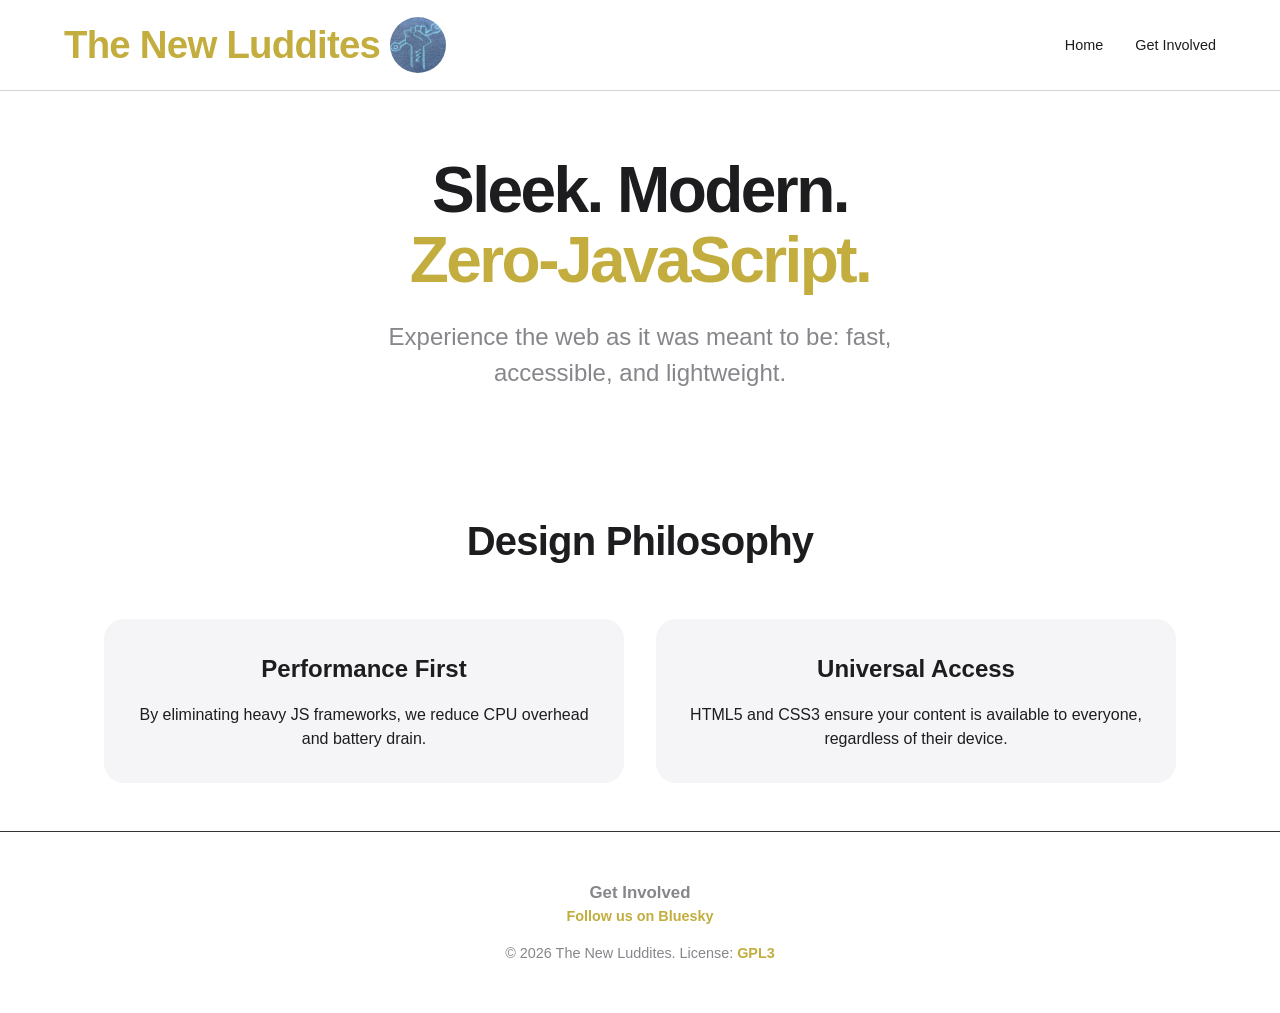
<file: design/index.html>
<!DOCTYPE html>
<html lang="en">
<head>
    <meta charset="UTF-8">
    <meta name="viewport" content="width=device-width, initial-scale=1.0">
    <title>Design - New Luddite Web</title>
    <link rel="stylesheet" href="/css/style.css">
</head>
<body>
    <nav class="navbar">
        <div class="logo-container">
            <a href="../" class="logo-text" style="text-decoration: none;">The New Luddites</a>
            <img src="../images/bluesky-avatar.png" alt="Bluesky profile" class="bluesky-avatar" title="Follow us on Bluesky">
        </div>
        <input type="checkbox" id="nav-toggle" class="nav-toggle">
        <label for="nav-toggle" class="nav-toggle-label">
            <span></span>
        </label>
        <ul class="nav-links">
            <li><a href="../">Home</a></li>
            <li><a href="#get-involved">Get Involved</a></li>
        </ul>
    </nav>

    <header class="hero">
        <h1>Sleek. Modern. <br><span class="highlight">Zero-JavaScript.</span></h1>
        <p>Experience the web as it was meant to be: fast, accessible, and lightweight.</p>
    </header>

    <main>
        <section id="philosophy" class="section">
            <h2>Design Philosophy</h2>
            <div class="grid">
                <div class="card">
                    <h3>Performance First</h3>
                    <p>By eliminating heavy JS frameworks, we reduce CPU overhead and battery drain.</p>
                </div>
                <div class="card">
                    <h3>Universal Access</h3>
                    <p>HTML5 and CSS3 ensure your content is available to everyone, regardless of their device.</p>
                </div>
            </div>
        </section>
    </main>

<footer id="get-involved">
    <div style="margin-bottom: 1rem; text-align: center;">
        <h3>Get Involved</h3>
        <p><a href="https://bsky.app/profile/newluddites.bsky.social" target="_blank" rel="noopener noreferrer" class="link-primary">Follow us on Bluesky</a></p>
    </div>

    <p style="margin-top: 1rem;">&copy; 2026 The New Luddites. License: <a href="../LICENSE" class="link-primary">GPL3</a></p>
</footer>
</body>
</html>
</file>
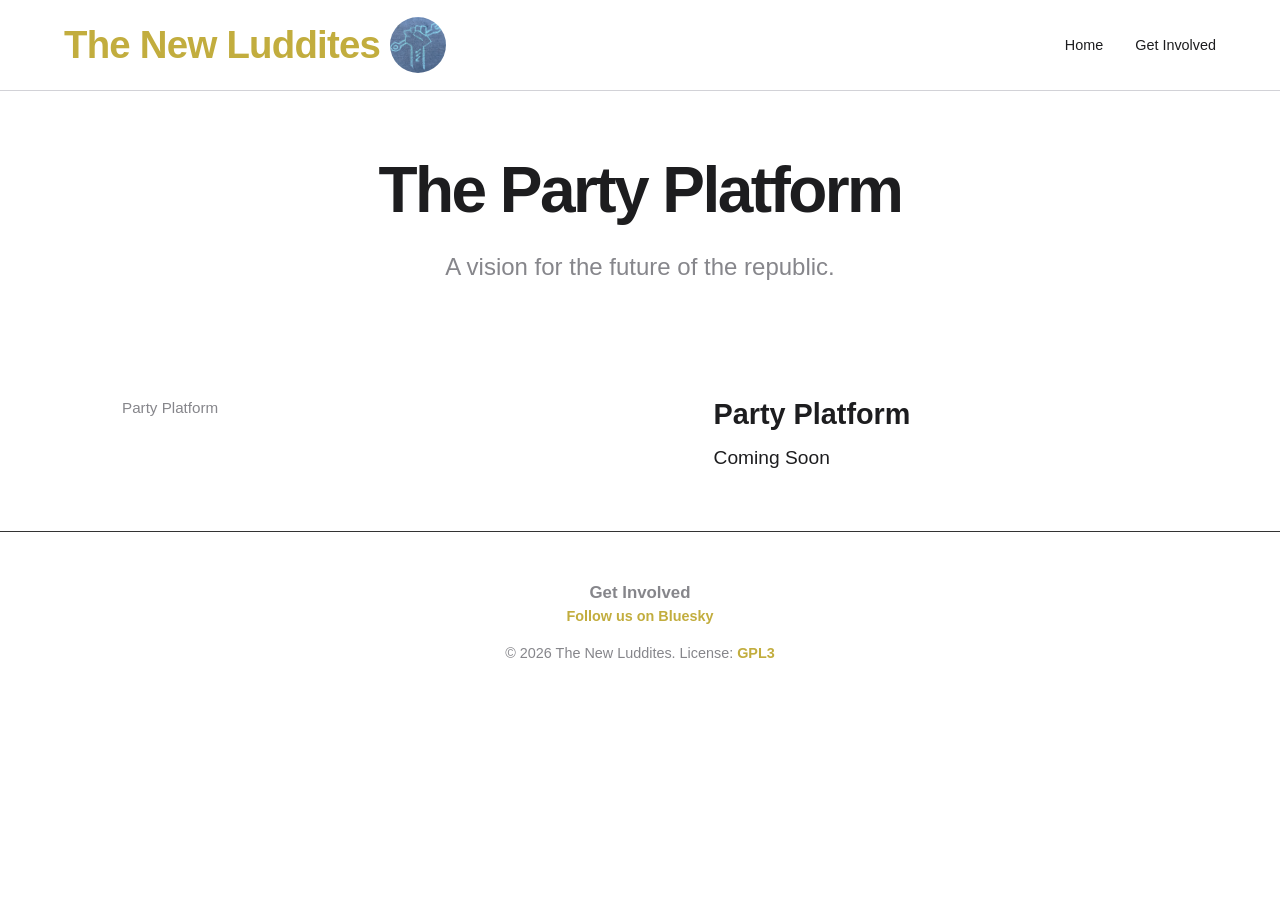
<file: party_platform/index.html>
<!DOCTYPE html>
<html lang="en">
<head>
    <meta charset="UTF-8">
    <meta name="viewport" content="width=device-width, initial-scale=1.0">
    <title>Party Platform - The New Luddites</title>
    <link rel="stylesheet" href="../css/style.css">
</head>
<body>
<nav class="navbar">
    <div class="logo-container">
        <a href="../" class="logo-text" style="text-decoration: none;">The New Luddites</a>
        <img src="../images/bluesky-avatar.png" alt="Bluesky profile" class="bluesky-avatar" title="Follow us on Bluesky">
    </div>
    <input type="checkbox" id="nav-toggle" class="nav-toggle">
    <label for="nav-toggle" class="nav-toggle-label">
        <span></span>
    </label>
    <ul class="nav-links">
        <li><a href="../">Home</a></li>
        <li><a href="#get-involved">Get Involved</a></li>
    </ul>
</nav>

<header class="hero">
    <h1>The Party Platform</h1>
    <p>A vision for the future of the republic.</p>
</header>

<main class="constitution-main">
    <nav class="toc">
<ul>
<li><a href="#party-platform" id="toc-party-platform">Party
Platform</a></li>
</ul>
    </nav>
    <section class="section">
        <div class="manifesto-text">
<h1 id="party-platform">Party Platform</h1>
<p>Coming Soon</p>
        </div>
    </section>
</main>

<footer id="get-involved">
    <div style="margin-bottom: 1rem; text-align: center;">
        <h3>Get Involved</h3>
        <p><a href="https://bsky.app/profile/newluddites.bsky.social" target="_blank" rel="noopener noreferrer" class="link-primary">Follow us on Bluesky</a></p>
    </div>
    <p style="margin-top: 1rem;">&copy; 2026 The New Luddites. License: <a href="../LICENSE" class="link-primary">GPL3</a></p>
</footer>
</body>
</html>
</file>
<file: css/style.css>
:root {
    --primary: #c2ad3e;
    --accent: #ffea00;
    --bg: #ffffff;
    --bg-alt: #f5f5f7;
    --text: #1d1d1f;
    --text-muted: #86868b;
    --nav-bg: rgba(255, 255, 255, 0.8);
    --border-color: #d2d2d7;
    --transition: all 0.3s cubic-bezier(0.4, 0, 0.2, 1);
    --font-stack: -apple-system, BlinkMacSystemFont, "Segoe UI", Roboto, Helvetica, Arial, sans-serif, "Apple Color Emoji", "Segoe UI Emoji", "Segoe UI Symbol";
}

@media (prefers-color-scheme: dark) {
    :root {
        --bg: #000000;
        --bg-alt: #1a1a1a;
        --text: #f5f5f7;
        --text-muted: #a1a1a6;
        --nav-bg: rgba(0, 0, 0, 0.8);
        --border-color: #333;
    }
}

* {
    margin: 0;
    padding: 0;
    box-sizing: border-box;
}

body {
    font-family: var(--font-stack), serif;
    color: var(--text);
    background-color: var(--bg);
    line-height: 1.5;
    scroll-behavior: smooth;
}

/* Constitution Layout */
.constitution-main {
    display: flex;
    max-width: 1200px;
    margin: 0 auto;
    padding: 2rem 5%;
    gap: 4rem;
}

.toc {
    width: 280px;
    position: sticky;
    top: 100px;
    height: fit-content;
    align-self: start;
}

.toc ul {
    list-style: none;
    padding: 0;
}

.toc li {
    margin-bottom: 0.5rem;
}

.toc a {
    text-decoration: none;
    color: var(--text-muted) !important;
    font-size: 0.95rem;
    font-weight: 500;
    transition: var(--transition);
    display: block;
    padding: 0.5rem 0;
    border-left: 2px solid transparent;
    padding-left: 1rem;
}

.toc a:hover {
    color: var(--primary) !important;
    border-left-color: var(--primary);
}

.toc ul ul {
    margin-left: 1.5rem;
    margin-top: 0.25rem;
}

/* Navbar */
.navbar {
    display: flex;
    justify-content: space-between;
    align-items: center;
    padding: 1rem 5%;
    position: sticky;
    top: 0;
    background: var(--nav-bg);
    -webkit-backdrop-filter: blur(20px);
    backdrop-filter: blur(20px);
    z-index: 1000;
    border-bottom: 1px solid var(--border-color);
}

.logo {
    font-weight: 700;
    font-size: 1.2rem;
    letter-spacing: -0.02em;
    color: var(--primary);
}

.nav-links {
    display: flex;
    list-style: none;
    gap: 2rem;
}

.nav-links a {
    text-decoration: none;
    color: var(--text);
    font-size: 0.9rem;
    font-weight: 500;
    transition: var(--transition);
}

.nav-links a:hover {
    color: var(--accent);
}

/* Mobile Menu (No JS) */
.nav-toggle {
    display: none;
}

.nav-toggle-label {
    display: none;
    cursor: pointer;
}

/* Hero Section */
.hero {
    padding: 4rem 5% 2rem;
    text-align: center;
    max-width: 1000px;
    margin: 0 auto;
}

.hero h1 {
    font-size: 4rem;
    line-height: 1.1;
    font-weight: 800;
    letter-spacing: -0.04em;
    margin-bottom: 1.5rem;
}

.highlight {
    color: var(--primary);
}

.hero p {
    font-size: 1.5rem;
    color: var(--text-muted);
    margin-bottom: 2.5rem;
    max-width: 600px;
    margin-left: auto;
    margin-right: auto;
}

.btn {
    display: inline-block;
    padding: 1rem 2rem;
    background: var(--primary);
    color: #000000;
    text-decoration: none;
    border-radius: 50px;
    font-weight: 600;
    transition: background-color 0.3s ease;
}

.btn:hover {
    background: #e6c200;
}

/* Sections */
.section {
    padding: 3rem 5%;
    max-width: 1200px;
    margin: 0 auto;
    text-align: center;
}

/* Override section centering for constitution */
.constitution-main .section {
    text-align: left;
    padding: 0;
}

.section.alternate {
    background: var(--bg-alt);
    max-width: 100%;
}

.section h2 {
    font-size: 2.5rem;
    margin-bottom: 3rem;
    letter-spacing: -0.02em;
}

.grid {
    display: grid;
    grid-template-columns: repeat(auto-fit, minmax(300px, 1fr));
    gap: 2rem;
}

.card {
    padding: 2rem;
    background: var(--bg-alt);
    border-radius: 20px;
    transition: var(--transition);
}

.card:hover {
    transform: translateY(-10px);
    box-shadow: 0 20px 40px rgba(0,0,0,0.05);
}

.card h3 {
    margin-bottom: 1rem;
    font-size: 1.5rem;
}

.content-split {
    display: flex;
    align-items: center;
    gap: 4rem;
    max-width: 1000px;
    margin: 0 auto;
    text-align: left;
}

.text {
    flex: 1;
}

.text ul {
    list-style: none;
    margin-top: 1.5rem;
}

.text li {
    margin-bottom: 1rem;
    padding-left: 1.5rem;
    position: relative;
}

.text li::before {
    content: "✓";
    position: absolute;
    left: 0;
    color: var(--accent);
    font-weight: bold;
}

.visual {
    flex: 1;
    display: flex;
    justify-content: center;
}

.perf-box {
    width: 200px;
    height: 200px;
    background: #e5e4d9;
    color: #000000;
    display: flex;
    align-items: center;
    justify-content: center;
    font-weight: 800;
    font-size: 2rem;
    border-radius: 40px;
    animation: float 3s ease-in-out infinite;
}

@keyframes float {
    0%, 100% { transform: translateY(0); }
    50% { transform: translateY(-20px); }
}

footer {
    padding: 3rem 5%;
    text-align: center;
    border-top: 1px solid #333;
    color: var(--text-muted);
    font-size: 0.9rem;
}

/* Content styles */
.manifesto-text {
    max-width: 800px;
    margin: 0 auto;
    text-align: left;
    font-size: 1.2rem;
    line-height: 1.8;
}

.manifesto-text p {
    margin-bottom: 1.5rem;
}

.manifesto-text h2, .manifesto-text h3 {
    margin-top: 2rem;
    margin-bottom: 1rem;
    color: var(--primary);
}

@media (max-width: 768px) {
    .constitution-main {
        flex-direction: column;
    }
    .toc {
        width: 100%;
        position: relative;
        top: 0;
        margin-bottom: 2rem;
        padding-bottom: 2rem;
        border-bottom: 1px solid var(--border-color);
    }

    .nav-toggle-label {
        display: block;
        position: relative;
        width: 30px;
        height: 30px;
    }

    .nav-toggle-label span {
        display: block;
        width: 20px;
        height: 2px;
        background: var(--primary);
        position: absolute;
        top: 14px;
        left: 5px;
        transition: var(--transition);
    }

    .nav-toggle-label span::before, .nav-toggle-label span::after {
        content: '';
        position: absolute;
        width: 20px;
        height: 2px;
        background: var(--primary);
        transition: var(--transition);
    }

    .nav-toggle-label span::before { top: -8px; }
    .nav-toggle-label span::after { top: 8px; }

    .nav-links {
        display: none;
        flex-direction: column;
        position: absolute;
        top: 100%;
        left: 0;
        width: 100%;
        background: var(--bg);
        padding: 2rem;
        border-bottom: 1px solid var(--border-color);
        text-align: center;
    }

    .nav-toggle:checked ~ .nav-links {
        display: flex;
    }

    .hero h1 {
        font-size: 2.5rem;
    }

    .content-split {
        flex-direction: column;
        text-align: center;
    }

    .text li {
        text-align: left;
    }
}

/* ===== Bluesky Integration ===== */

/* Navbar logo container — flexbox to hold text + avatar */
.logo-container {
    display: flex;
    align-items: center;
    gap: 0.6rem;
}

.logo-text {
    font-weight: 700;
    font-size: 2.4rem;
    letter-spacing: -0.02em;
    color: var(--primary);
}

.bluesky-avatar {
    width: 56px;
    height: 56px;
    border-radius: 50%;
    object-fit: cover;
    transition: transform 0.2s ease, box-shadow 0.2s ease;
}

.bluesky-avatar:hover {
    transform: scale(1.1);
    box-shadow: 0 0 8px rgba(0, 119, 255, 0.4);
}

/* Primary link style */
.link-primary {
    color: var(--primary);
    font-weight: bold;
    text-decoration: none;
    transition: var(--transition);
}

.link-primary:hover {
    color: var(--accent);
}

/* Bluesky widget container */
.bluesky-widget {
    margin: 1.5rem auto 0;
    text-align: center;
}

/* Bluesky follow button */
.bluesky-follow-btn {
    display: inline-block;
    background-color: var(--primary);
    color: white;
    padding: 0.8rem 1.6rem;
    border-radius: 50px;
    font-weight: bold;
    text-decoration: none;
    transition: transform 0.2s ease, box-shadow 0.2s ease;
}

.bluesky-follow-btn:hover {
    transform: translateY(-2px);
    box-shadow: 0 4px 12px rgba(194, 173, 62, 0.3);
}

/* Responsive adjustments */
@media (max-width: 768px) {
    .bluesky-avatar {
        width: 40px;
        height: 40px;
    }

    .logo-text {
        font-size: 2rem;
    }
}
</file>
